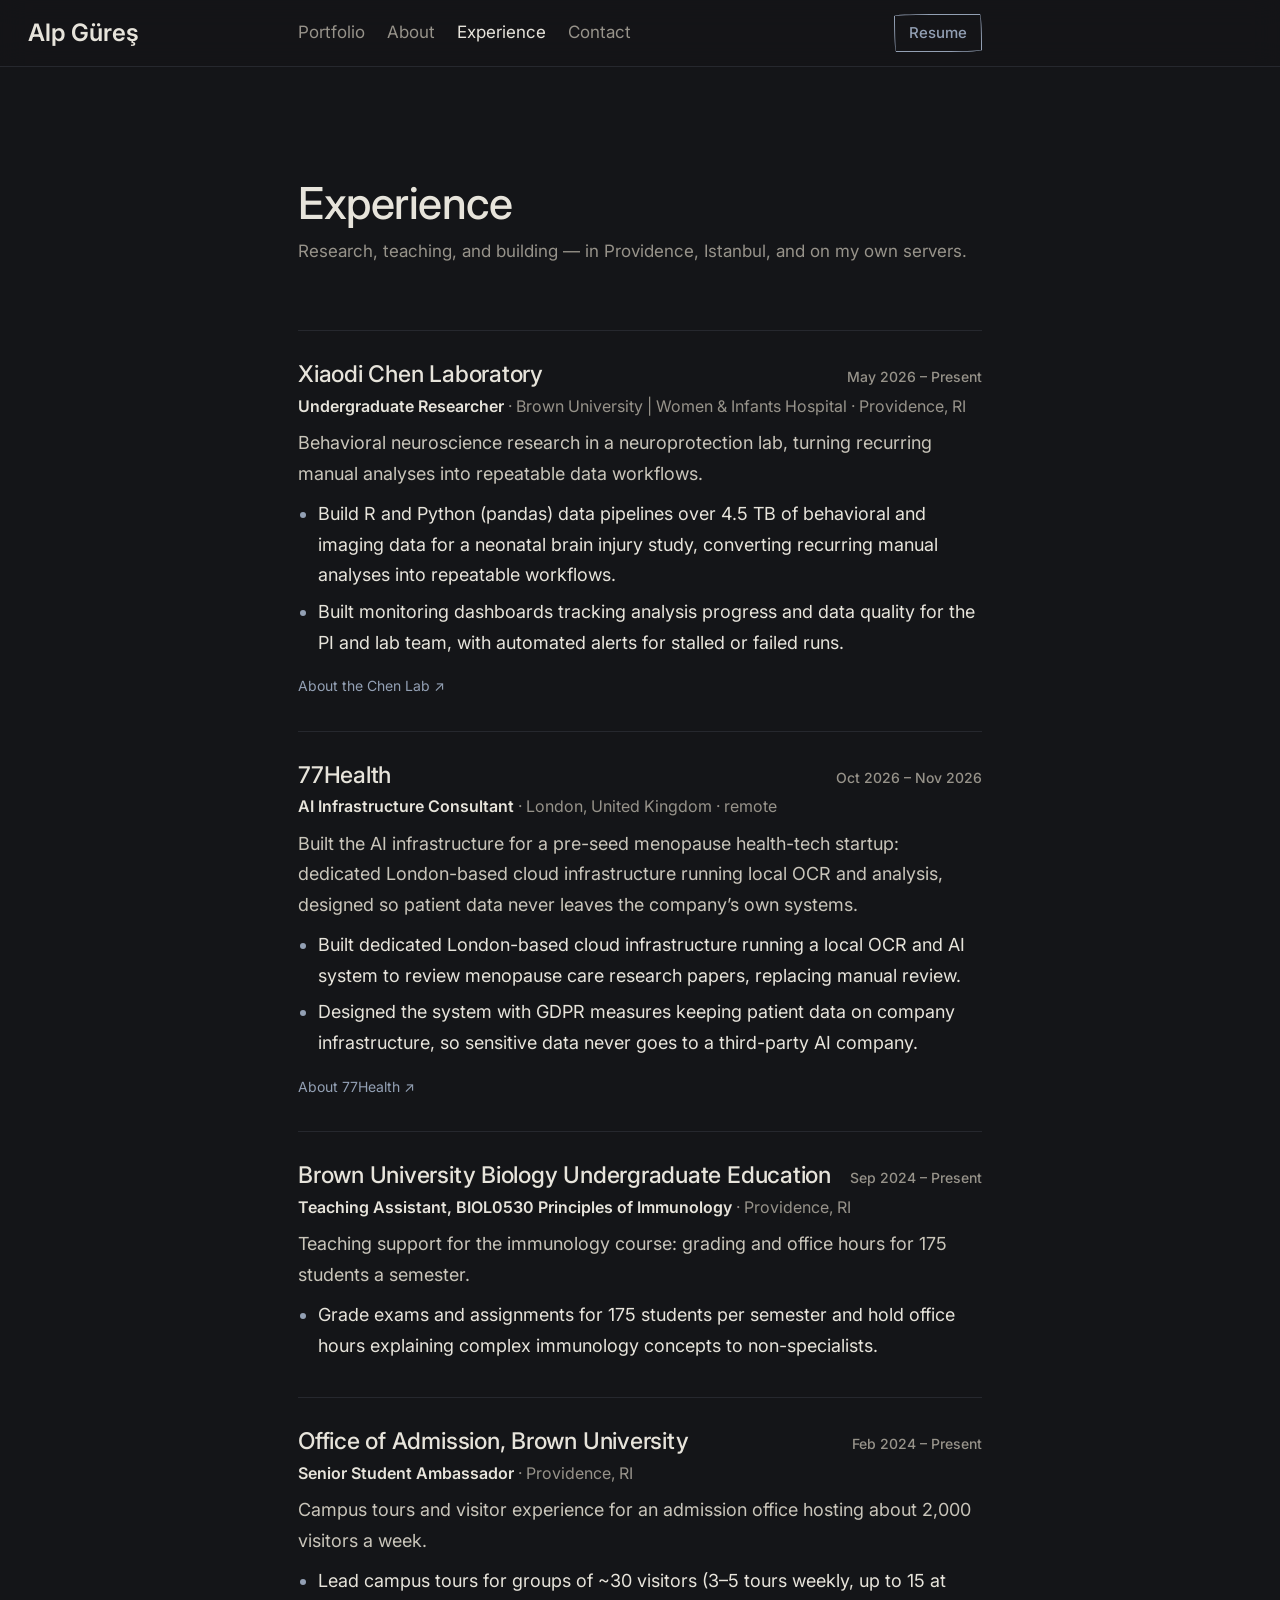
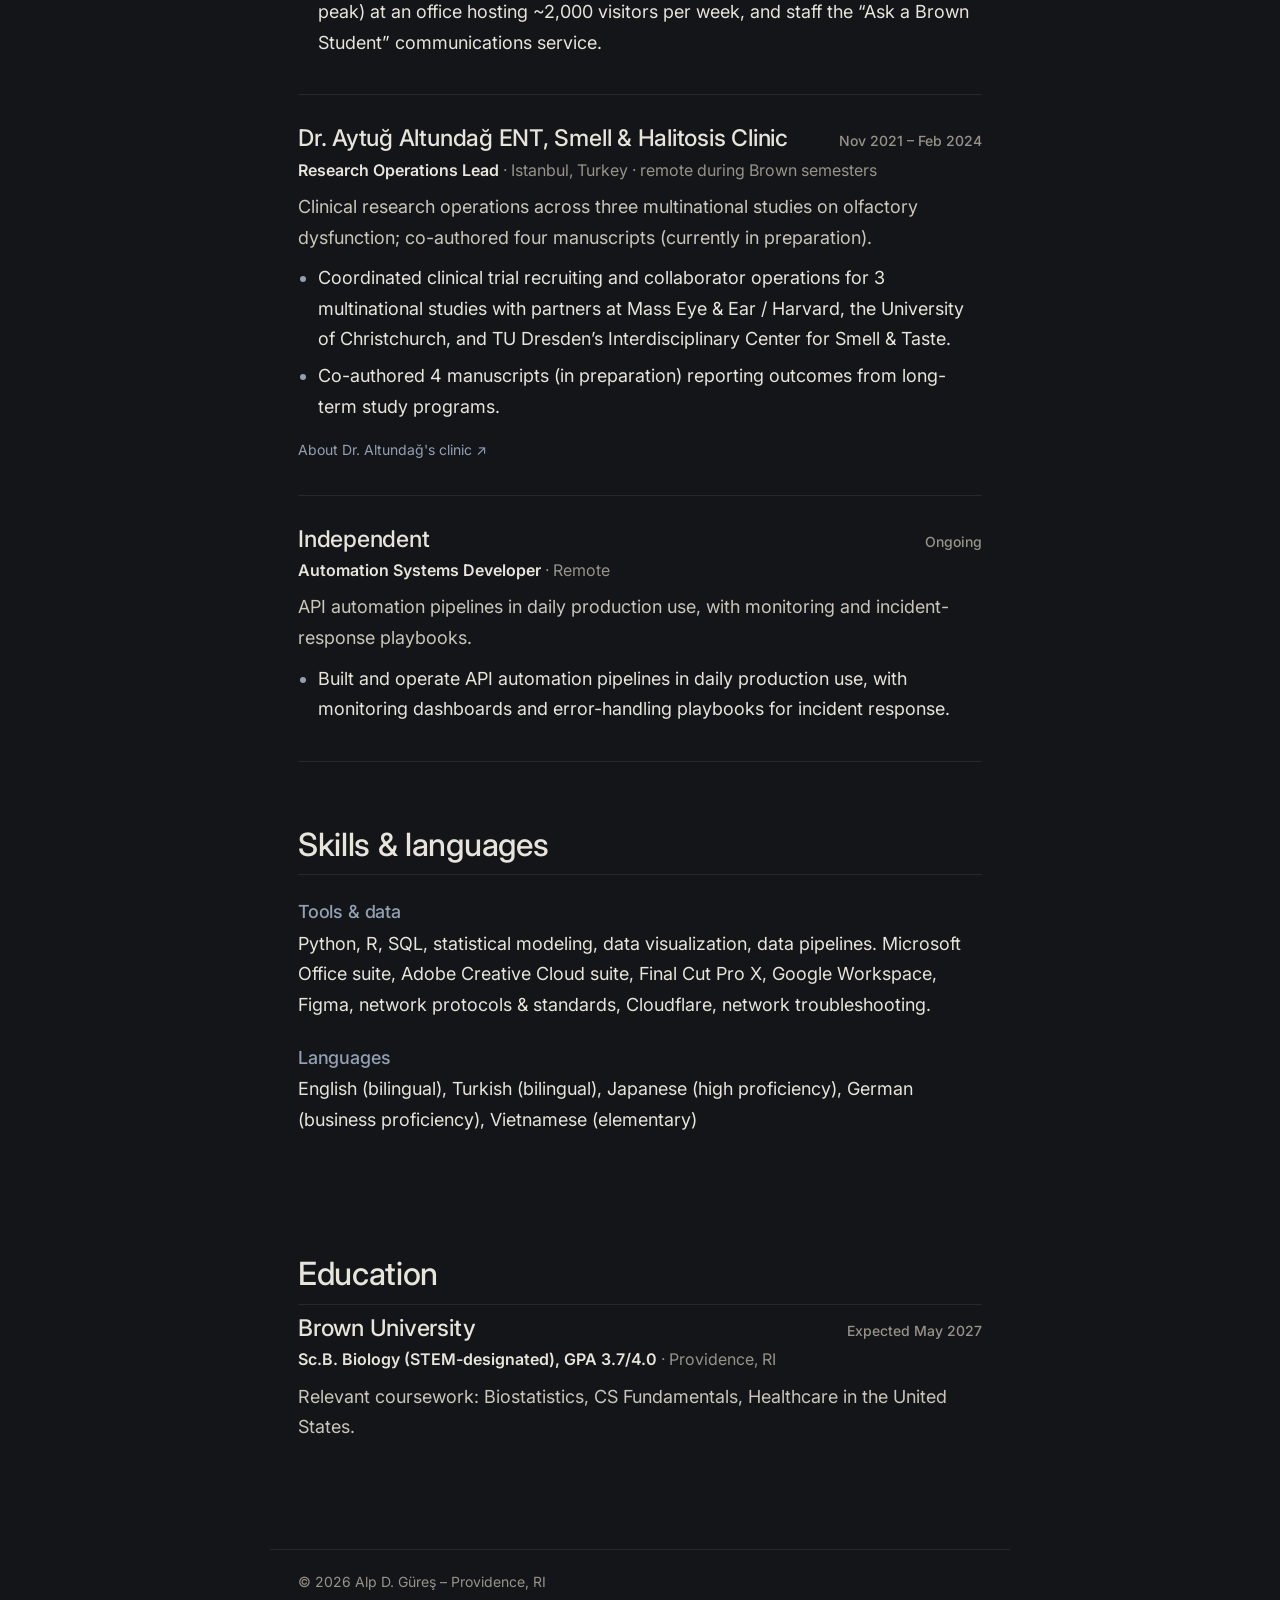
<file: experience.html>
<!DOCTYPE html>
<html lang="en">
<head>
<meta charset="UTF-8">
<meta name="viewport" content="width=device-width, initial-scale=1.0">
<title>Experience – Alp D. Güreş</title>
<meta name="description" content="Experience and education of Alp D. Güreş: research, teaching, admission work, and independent automation projects.">
<link rel="preconnect" href="https://fonts.googleapis.com">
<link rel="preconnect" href="https://fonts.gstatic.com" crossorigin>
<link href="https://fonts.googleapis.com/css2?family=Inter:wght@300;400;500;600&family=Newsreader:ital,opsz,wght@0,6..72,400;0,6..72,500;0,6..72,600;1,6..72,400&display=swap" rel="stylesheet">
<link rel="stylesheet" href="styles.css?v=94">
<link rel="stylesheet" href="motion.css?v=64">
<link rel="icon" href="data:image/svg+xml,<svg xmlns='http://www.w3.org/2000/svg' viewBox='0 0 100 100'><text y='.9em' font-size='90'>🐦</text></svg>">
</head>
<body>

<nav class="nav">
  <div class="nav-row">
    <a href="index.html" class="nav-name">Alp Güreş</a>
    <div class="nav-links">
      <a href="index.html#work">Portfolio</a>
      <a href="index.html#about">About</a>
      <a href="experience.html" class="active">Experience</a>
      <a href="index.html#contact">Contact</a>
    </div>
    <a href="resume.pdf" class="nav-resume" target="_blank" rel="noopener">Resume</a>
  </div>
</nav>

<main class="page">
  <header class="page-head rv">
    <h1>Experience</h1>
    <p class="page-sub">Research, teaching, and building — in Providence, Istanbul, and on my own servers.</p>
  </header>

  <section class="rv">
    <div id="xp-list"></div>
  </section>

  <section class="rv">
    <h2>Skills &amp; languages</h2>
    <div class="skills-grid">
      <div>
        <h3>Tools &amp; data</h3>
        <p id="skills-tools"></p>
      </div>
      <div>
        <h3>Languages</h3>
        <p id="skills-languages"></p>
      </div>
    </div>
  </section>

  <section class="rv edu">
    <h2>Education</h2>
    <div id="edu-block"></div>
  </section>
</main>

<footer>
  <p>© 2026 Alp D. Güreş – Providence, RI</p>
</footer>

<script>
(function () {
  function esc(s) {
    return String(s == null ? "" : s)
      .replace(/&/g, "&amp;").replace(/</g, "&lt;")
      .replace(/>/g, "&gt;").replace(/"/g, "&quot;");
  }
  fetch("data/site.json", { cache: "no-store" })
    .then(function (r) {
      if (!r.ok) throw new Error("site.json " + r.status);
      return r.json();
    })
    .then(function (data) {
      var list = document.getElementById("xp-list");
      if (list) {
        list.innerHTML = (data.experience || []).map(function (e) {
          var bullets = (e.bullets || [])
            .map(function (b) { return "<li>" + esc(b) + "</li>"; })
            .join("");
          var link = e.link
            ? '<a class="xp-link" href="' + esc(e.link) + '" target="_blank" rel="noopener">' +
              esc(e.link_label || "Visit website") + " ↗</a>"
            : "";
          return (
            '<article class="xp">' +
            '<div class="xp-top"><h3>' + esc(e.org) + "</h3>" +
            '<span class="xp-date">' + esc(e.date) + "</span></div>" +
            '<p class="xp-role">' + esc(e.title) +
            (e.place ? ' <span class="xp-place">· ' + esc(e.place) + "</span>" : "") + "</p>" +
            (e.summary ? '<p class="xp-sum">' + esc(e.summary) + "</p>" : "") +
            "<ul>" + bullets + "</ul>" + link +
            "</article>"
          );
        }).join("");
      }
      var sk = data.skills || {};
      var skt = document.getElementById("skills-tools");
      if (skt && sk.tools) skt.textContent = sk.tools;
      var skl = document.getElementById("skills-languages");
      if (skl && sk.languages) skl.textContent = sk.languages;
      var edu = document.getElementById("edu-block");
      if (edu && data.education) {
        var ed = data.education;
        edu.innerHTML =
          '<div class="xp-top"><h3>' + esc(ed.school) + "</h3>" +
          '<span class="xp-date">' + esc(ed.graduation) + "</span></div>" +
          '<p class="xp-role">' + esc(ed.degree) +
          (ed.detail ? ' <span class="xp-place">· ' + esc(ed.detail) + "</span>" : "") + "</p>" +
          (ed.note ? '<p class="xp-sum">' + esc(ed.note) + "</p>" : "");
      }
      document.title = "Experience – Alp D. Güreş";
      var io = new IntersectionObserver(function (entries) {
        entries.forEach(function (en) {
          if (en.isIntersecting) { en.target.classList.add("in"); io.unobserve(en.target); }
        });
      }, { threshold: 0.1 });
      document.querySelectorAll(".rv").forEach(function (el) { io.observe(el); });
    })
    .catch(function (err) { console.error("Could not load site content:", err); });
})();
</script>
</body>
</html>
</file>
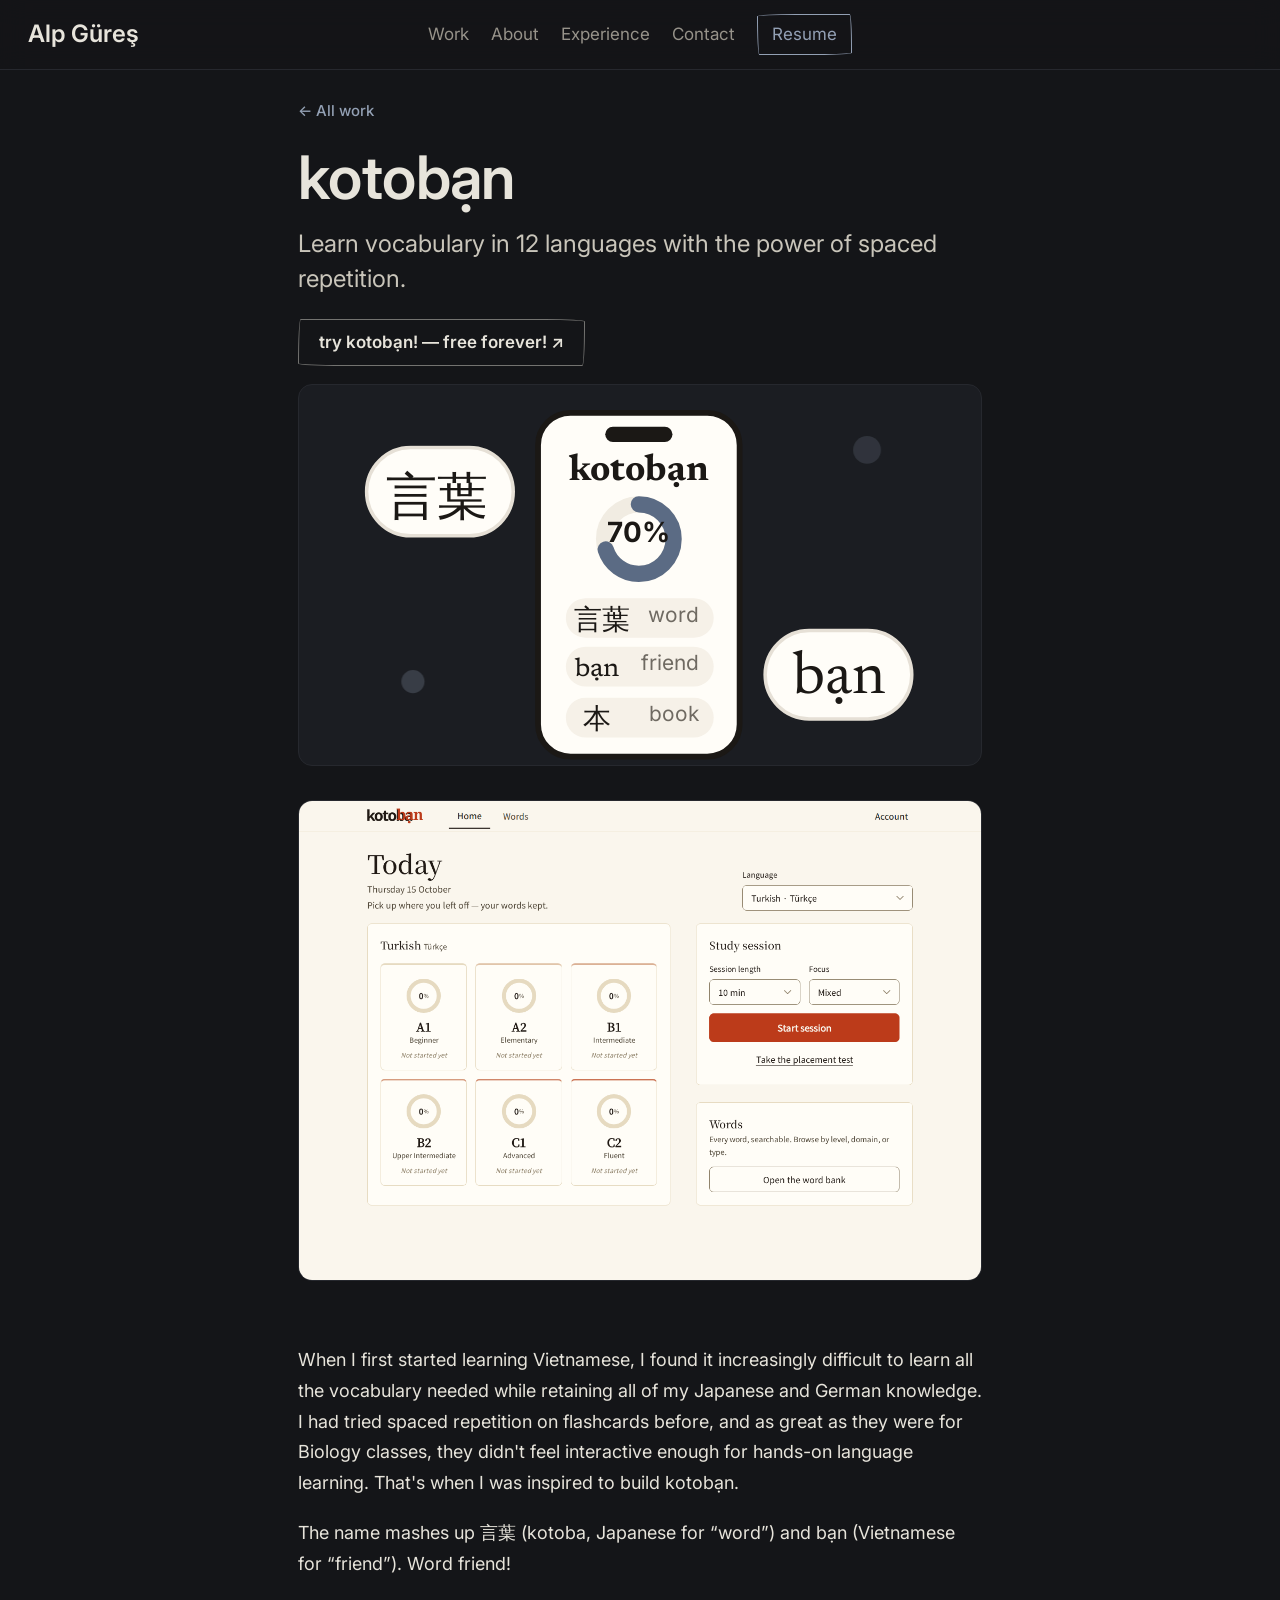
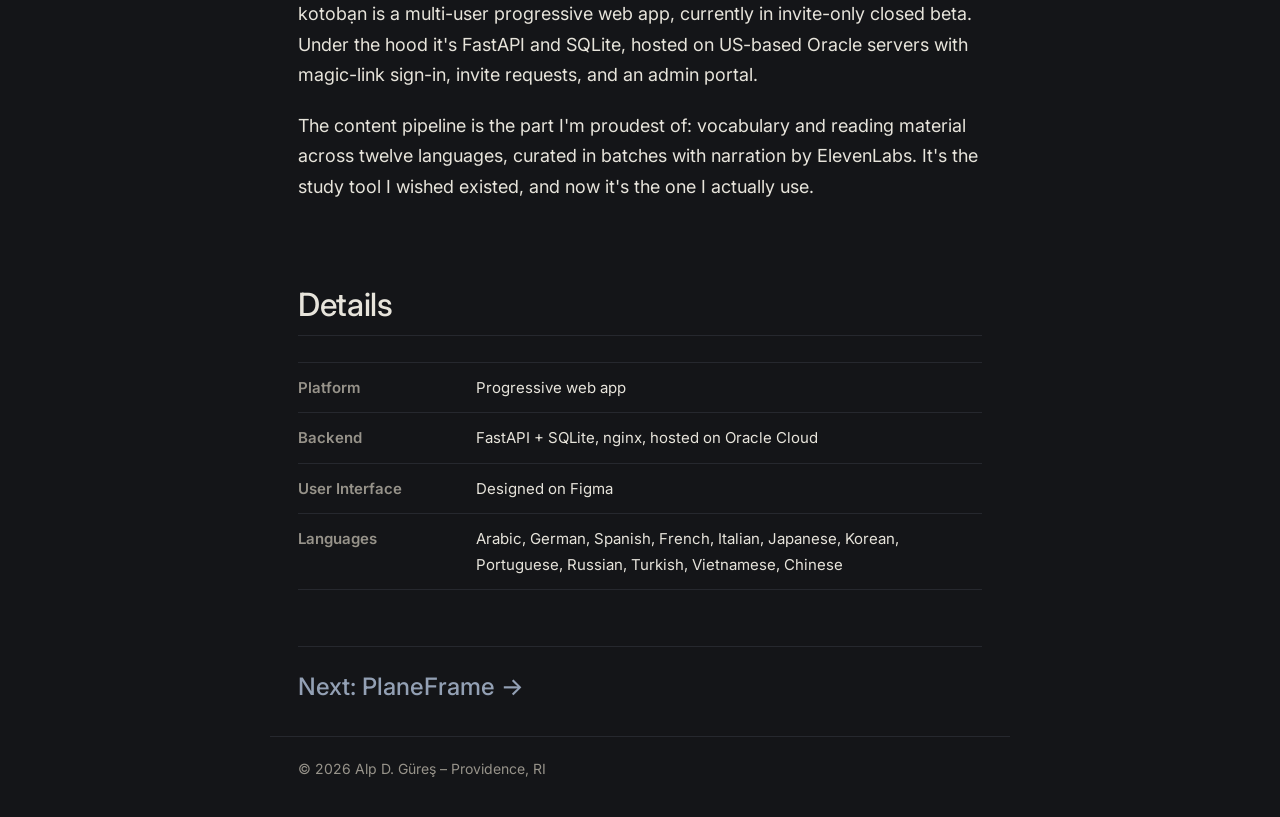
<file: projects/project.html>
<!DOCTYPE html>
<html lang="en">
<head>
<meta charset="UTF-8">
<meta name="viewport" content="width=device-width, initial-scale=1.0">
<title>Project – Alp D. Güreş</title>
<meta name="description" content="A project by Alp D. Güreş.">
<link rel="preconnect" href="https://fonts.googleapis.com">
<link rel="preconnect" href="https://fonts.gstatic.com" crossorigin>
<link href="https://fonts.googleapis.com/css2?family=Inter:wght@300;400;500;600&family=Newsreader:ital,opsz,wght@0,6..72,400;0,6..72,500;0,6..72,600;1,6..72,400&display=swap" rel="stylesheet">
<link rel="stylesheet" href="../styles.css?v=86">
<link rel="stylesheet" href="../motion.css?v=56">
<link rel="icon" href="data:image/svg+xml,<svg xmlns='http://www.w3.org/2000/svg' viewBox='0 0 100 100'><text y='.9em' font-size='90'>🐦</text></svg>">
</head>
<body>

<nav class="nav">
  <a href="../index.html" class="nav-name">Alp Güreş</a>
  <div class="nav-links">
    <a href="../index.html#work">Work</a>
    <a href="../index.html#about">About</a>
    <a href="../experience.html">Experience</a>
    <a href="../index.html#contact">Contact</a>
    <a href="../resume.pdf" class="nav-resume" target="_blank" rel="noopener">Resume</a>
  </div>
</nav>

<main>
  <p class="crumb"><a href="../index.html#work">← All work</a></p>

  <header class="proj-hero">
    <h1 id="proj-title"></h1>
    <p class="hero-sub" id="proj-tagline"></p>
    <div class="proj-links" id="proj-links"></div>
  </header>

  <div class="proj-scene rv" id="proj-scene"></div>

  <div class="proj-gallery" id="proj-gallery"></div>

  <section class="proj-story rv" id="proj-story"></section>

  <section class="rv">
    <h2>Details</h2>
    <dl class="fact-grid" id="proj-facts"></dl>
  </section>

  <nav class="proj-next" id="proj-next"></nav>
</main>

<footer>
  <p>© 2026 Alp D. Güreş – Providence, RI</p>
</footer>

<script src="../scenes.js?v=54"></script>
<script src="project.js?v=1"></script>
</body>
</html>
</file>
<file: styles.css>
/* alpgures.me – dark editorial portfolio (Slate & Bone) */

:root {
  --paper: #141518;
  --ink: #e7e4db;
  --muted: #97938a;
  --line: #26282e;
  --accent: #93a0b4;
  --accent-soft: #232b38;
  --surface: #1b1d22;
  --soft: #c9c5ba;
  /* Hand-drawn wobbly radii (Round 8, 2026-11-11). */
  --hand: 255px 15px 225px 15px / 15px 225px 15px 255px;
  --hand-alt: 15px 225px 15px 255px / 255px 15px 225px 15px;
  /* Liquid-glass rim strength (Alp's prototype setting, 2026-11-05). */
  --rim: 0.6;
}

* { box-sizing: border-box; margin: 0; padding: 0; }

/* Horizontal scroll must be impossible, on every engine. body already
   has overflow-x: clip, but that alone does not hold in WebKit (Alp
   Browser): a 100vw element (the work carousel breakout) can make the
   document wider than the visible area there, and the page can then be
   scrolled sideways, which slides the whole hero left and cuts the
   headline off at the viewport edge (seen 2026-11-06). overflow-x:
   hidden on html is the belt that actually holds in WebKit; it does not
   affect vertical scrolling or the sticky carousel. */
html { scroll-behavior: smooth; overflow-x: hidden; }

/* ---------- Fade works carousel (Round 19, Alp 2026-11-12): no forced
   scrolling. One featured project (large, scene left + text right) and
   the next two in smaller cards on the side. It fades through all five
   every 5s; clicking a side card jumps it to featured. Only the featured
   scene animates — the side scenes are frozen stills. */
.work-carousel {
  width: 100vw;
  margin-left: calc(50% - 50vw);
  margin-right: calc(50% - 50vw);
  padding: 56px 0 8px;
}
.work-carousel h2 {
  width: 100%;
  max-width: 1240px;
  margin: 0 auto 22px;
  padding: 0 28px 10px;
}
.work-carousel-body {
  display: flex;
  gap: 22px;
  max-width: 1240px;
  margin: 0 auto;
  padding: 0 28px;
  align-items: stretch;
}
/* Round 20 (Alp 2026-11-12, correction 1): the boxes NEVER fade. Only the
   content inside the cards fades — the card borders and backgrounds stay
   put while the scene + text crossfade. */
.work-carousel .card-scene, .work-carousel .card-body,
.work-side-card h3 { transition: opacity 0.45s ease; }
.work-carousel-body.work-content-fading .card-scene,
.work-carousel-body.work-content-fading .card-body,
.work-carousel-body.work-content-fading .work-side-card h3 { opacity: 0; }
/* Round 20, correction 2: transparent scene backgrounds — the scenes sit
   directly on the card, no dark rectangle behind them. */
.work-carousel .card-scene { background: transparent; }
.work-featured { flex: 1 1 auto; min-width: 0; display: flex; }
/* Round 20, correction 3: featured card matches Figma 2:5 exactly (965x460).
   Scene + text are absolutely positioned in container-query units so the
   layout scales with the card. */
.work-featured .card {
  flex: 1;
  position: relative;
  container-type: inline-size;
  aspect-ratio: 965 / 460;
  display: block;
}
.work-featured .card-scene {
  position: absolute;
  left: 4.66%; top: 10%;
  width: 47.46%; height: 81.52%;
  aspect-ratio: auto;
  padding: 0;
}
.work-featured .card-scene .scn { width: 100%; height: 100%; }
/* Round 20 v5: the featured scene is the LIVE SVG (no GIF — GIFs are
   256-color raster at 10fps, low res and glitchy; the live vector is crisp
   and smooth). The scene must not clip its own overflow, or the floats get
   cut off — the card's own overflow:hidden still bounds everything at the
   card edge. The SVG element itself also needs overflow visible, or its
   viewport clips the float (the viewBox has an 8px margin and the float is
   10px, so content can move 2px past the viewBox edge). */
.work-featured .card-scene { overflow: visible; }
.work-featured .card-scene .scn { overflow: visible; }
/* Featured card text flows instead of fixed absolute tops: the old fixed
   tops (h3 33.7%, p 50.43%) assumed a one-line title, so a two-line title
   ("Annemin Tarifleri") ran into the description. Flex column keeps the
   Figma positions for one-line titles (title at 33.7% via padding-top,
   CTA near 83.7% via margin-top:auto + padding-bottom) while letting the
   description sit below a two-line title instead of overlapping it. */
.work-featured .card-wide .card-body {
  position: absolute;
  left: 56.17%; top: 0;
  width: 41.45%; height: 100%;
  padding: 16.06cqw 0 4.77cqw;
  box-sizing: border-box;
  display: flex;
  flex-direction: column;
  justify-content: flex-start;
}
.work-featured .card-wide .card-body h3 {
  position: static;
  width: 100%;
  margin: 0; font-size: 5.6cqw; line-height: 1.15; font-weight: 600;
}
.work-featured .card-wide .card-body p {
  position: static;
  width: 100%;
  margin: 1.55cqw 0 0; font-size: 2.49cqw; line-height: 1.55; color: var(--muted);
}
.work-featured .card-wide .card-body .card-cta {
  position: static;
  margin-top: auto;
  font-size: 3cqw; line-height: 1.2; font-weight: 600;
}
/* The featured card is not a link (only "Learn more" is), so it must not
   lift or scale its scene on hover the way the old linked cards did. */
.work-featured .card:hover { transform: none; box-shadow: none; }
.work-featured .card:hover .card-scene .scn { transform: none; }
/* Side column: two small cards, scene on top + title below, no blurb. */
.work-side {
  flex: 0 0 283px;
  display: flex;
  flex-direction: column;
  gap: 18px;
  /* Round 20: let the column shrink to the featured card's 965/460 height
     instead of forcing the row taller via the scenes' intrinsic heights. */
  min-height: 0;
}
.work-side-card {
  flex: 1;
  min-height: 0;
  padding: 0;
  background: transparent;
  font: inherit;
  text-align: left;
  cursor: pointer;
}
.work-side-card .card-scene {
  flex: 1;
  display: flex;
  align-items: center;
  justify-content: center;
  padding: 10px 12px 0;
  min-height: 0;
  /* Round 20: no aspect-ratio here — the scene flexes to the column height
     (set by the featured card's 965/460), instead of forcing the row taller. */
  aspect-ratio: auto;
}
/* Round 20: the side SVG is out of flow so its intrinsic aspect-ratio height
   can't force the row taller than the featured card's 965/460. It fills the
   scene content box exactly (letterboxed by preserveAspectRatio) at any size. */
.work-side-card .card-scene { position: relative; }
.work-side-card .card-scene .scn {
  position: absolute;
  top: 10px; left: 12px;
  width: calc(100% - 24px);
  height: calc(100% - 10px);
}
/* Round 20, correction 3: side titles match Figma (32px, centered). */
.work-side-card { container-type: inline-size; }
.work-side-card h3 { font-size: 11.3cqw; padding: 10px 16px 14px; text-align: center; }
/* Only the featured scene animates; the side scenes are frozen. */
.work-side .scn * { animation-play-state: paused !important; }
.work-side .card-scene .scn { transform: none !important; }
/* Back / Next, below the cards, left and right. */
.work-nav {
  display: flex;
  justify-content: space-between;
  max-width: 1240px;
  margin: 18px auto 0;
  padding: 0 28px;
}
.work-nav button {
  background: none;
  border: none;
  padding: 6px 0;
  cursor: pointer;
  font-family: "Inter", -apple-system, "Helvetica Neue", sans-serif;
  font-size: 18px;
  font-weight: 600;
  color: var(--ink);
}
.work-nav button:hover { color: var(--accent); }

/* Mobile + reduced motion: stack — featured on top, next two below. */
@media (max-width: 700px), (prefers-reduced-motion: reduce) {
  .work-carousel-body { flex-direction: column; }
  .work-carousel-body.work-content-fading .card-scene,
  .work-carousel-body.work-content-fading .card-body,
  .work-carousel-body.work-content-fading .work-side-card h3 { opacity: 1; transition: none; }
  .work-side { flex: none; }
  .work-side-card { flex: none; }
  .work-side-card .card-scene { height: 150px; flex: none; }
  /* Mobile: featured card stacks scene over text (no absolute layout). */
  .work-featured .card { aspect-ratio: auto; container-type: normal; }
  .work-featured .card-scene { position: static; width: auto; height: auto; aspect-ratio: 16 / 10; }
  .work-featured .card-wide .card-body { position: static; width: auto; height: auto; padding: 18px 20px 20px; display: flex; flex-direction: column; gap: 8px; }
  .work-featured .card-wide .card-body h3,
  .work-featured .card-wide .card-body p,
  .work-featured .card-wide .card-body .card-cta { position: static; width: auto; margin: 0; }
  .work-featured .card-wide .card-body h3 { font-size: 26px; }
  .work-featured .card-wide .card-body p { font-size: 16px; }
  .work-featured .card-wide .card-body .card-cta { font-size: 17px; }
}

body {
  background: var(--paper);
  overflow-x: clip;
  color: var(--ink);
  font-family: "Inter", -apple-system, "Helvetica Neue", sans-serif;
  font-size: 18px;
  line-height: 1.7;
  -webkit-font-smoothing: antialiased;
}

h1, h2, h3 {
  font-family: "Inter", -apple-system, "Helvetica Neue", sans-serif;
  font-weight: 500;
  line-height: 1.2;
  letter-spacing: -0.01em;
}

a { color: var(--accent); text-decoration: none; }
a:hover { text-decoration: underline; }

/* Nav */

.nav {
  position: sticky;
  top: 0;
  z-index: 10;
  display: flex;
  justify-content: center;
  align-items: center;
  padding: 14px 28px;
  /* Frosted bar by default (project / experience pages). The homepage
     overrides this with .nav-hero (gradient, scrolls away). */
  background: rgba(20, 21, 24, 0.85);
  backdrop-filter: blur(14px) saturate(1.4);
  -webkit-backdrop-filter: blur(14px) saturate(1.4);
  border-bottom: 1px solid var(--line);
  transition: background 0.4s ease, backdrop-filter 0.4s ease, border-color 0.4s ease;
}
/* Homepage hero nav: blends into the hero with a vertical dark-to-
   transparent gradient (dark behind the buttons, fading out just below
   them), then scrolls away with the hero. It only comes back once you've
   scrolled past the hero, fading in as a frosted bar (kotoban-style).
   (2026-11-06: the old two-stop fade ended in a visible edge against
   the sky — the fade is now a long eased ramp over a taller bar, so the
   dark-to-sky transition reads as one smooth blend, no line.)
   (2026-11-06, round 4.1: the ramp alone did NOT kill the seam. The nav
   sits OUTSIDE the hero, absolute at page top, while the hero starts
   66px down (margin-top) — so above y=66 the nav fades over solid page
   background (#141518, identical to the nav colour) and below y=66 over
   the sky. The backdrop itself jumps at the hero's top edge, so any
   mid-fade alpha there reads as a hard horizontal line (~y=68). The
   solid 0.94 stop therefore runs to 62% — past the hero's top edge
   (66/124 = 53% desktop, ~58% mobile) — so both sides of that edge are
   the same colour, and the visible fade happens entirely over sky.) */
.nav-hero {
  position: absolute;
  left: 0;
  right: 0;
  padding: 14px 28px 72px;
  /* flex-start, not center: the row is placed by its own margins
     (auto margins centre it until the JS alignment sets an explicit
     left margin). With center, the JS-set margins got re-centred and
     the row shrank on narrow screens instead of holding its width. */
  justify-content: flex-start;
  background: linear-gradient(to bottom, rgba(20, 21, 24, 0.94) 0%, rgba(20, 21, 24, 0.94) 62%, rgba(20, 21, 24, 0.68) 73%, rgba(20, 21, 24, 0.42) 82%, rgba(20, 21, 24, 0.20) 90%, rgba(20, 21, 24, 0.07) 96%, rgba(20, 21, 24, 0) 100%);
  backdrop-filter: none;
  -webkit-backdrop-filter: none;
  border-bottom: none;
}
.nav-hero.scrolled {
  position: fixed;
  left: 0;
  right: 0;
  padding: 14px 28px;
  background: rgba(20, 21, 24, 0.78);
  backdrop-filter: blur(14px) saturate(1.4);
  -webkit-backdrop-filter: blur(14px) saturate(1.4);
  border-bottom: 1px solid var(--line);
  animation: nav-fade-in 0.45s ease;
}
@keyframes nav-fade-in { from { opacity: 0; } to { opacity: 1; } }
/* (Round 18, Alp 2026-11-12: the reading-progress hairline is back. A
   2px accent line under the nav, filling left-to-right with page scroll
   (--scroll-progress, set by app.js). It only shows once you're past the
   hero (.scrolled, the frosted state) — over the hero the nav stays bare
   so the art is clean.) */
.nav-hero::after {
  content: "";
  position: absolute;
  left: 0;
  bottom: 0;
  height: 2px;
  width: 100%;
  background: var(--accent);
  transform: scaleX(var(--scroll-progress, 0));
  transform-origin: left;
  opacity: 0;
  transition: opacity 0.3s ease;
  pointer-events: none;
}
.nav-hero.scrolled::after { opacity: 1; }
/* (Round 8 removed the progress bar; round 18 brings it back, past the
   hero only — see .nav-hero::after below.) */
.nav-name {
  position: absolute;
  left: 28px;
  top: 50%;
  transform: translateY(-50%);
  font-family: "Inter", -apple-system, "Helvetica Neue", sans-serif;
  font-weight: 600;
  font-size: 24px;
  /* Tight line-height: the name must never push the bar taller than the
     Resume pill (37.5px) once it becomes a flex item on the homepage. */
  line-height: 1.2;
  color: var(--ink);
  white-space: nowrap;
}
.nav-name:hover { text-decoration: none; color: var(--accent); }

/* Homepage nav row: spans exactly the hero text column (740px, same
   28px gutters), name at the left edge, middle links centred, Resume at
   the right edge — spread across the width, not bunched in the middle.
   The nav itself stays full-width so the gradient / frosted bar and the
   reading-progress hairline still span the viewport. */
.nav-row {
  display: flex;
  justify-content: space-between;
  align-items: center;
  flex-shrink: 0;
  width: 100%;
  max-width: 740px;
  margin: 0 auto;
  padding: 0 28px;
}
.nav-hero .nav-name { position: static; transform: none; }

.nav-links { display: flex; gap: 22px; align-items: center; }
.nav-links a {
  color: var(--muted);
  font-family: "Inter", -apple-system, "Helvetica Neue", sans-serif;
  font-size: 17px;
  font-weight: 400;
}
.nav-links a:hover { color: var(--accent); text-decoration: none; }

.nav-resume {
  border: 1px solid var(--accent);
  border-radius: var(--hand);
  font-family: "Inter", -apple-system, "Helvetica Neue", sans-serif;
  padding: 5px 14px;
  /* Not inside .nav-links any more, so it no longer inherits the 15px
     link size from .nav-links a — set it explicitly (17px inherited
     from body made the pill 3.4px taller and pushed the bar). */
  font-size: 15px;
  font-weight: 500;
  color: var(--accent) !important;
}
.nav-resume:hover { background: var(--accent); color: #141518 !important; }

/* Layout */

main {
  max-width: 740px;
  margin: 0 auto;
  padding: 0 28px;
}

section { padding: 56px 0 8px; }
/* Anchor jumps (nav Work/About/Contact): land below the sticky nav with
   breathing room so section titles are never clipped. */
section[id] { scroll-margin-top: 96px; }
section h2 {
  font-size: 32px;
  margin-bottom: 22px;
  padding-bottom: 4px;
}
/* (Round 16, Alp 2026-11-12: no squiggles anywhere.) The heading
   carries a straight 1px fine-line rule instead of the wavy underline. */
section h2::after {
  content: "";
  display: block;
  height: 1px;
  margin-top: 10px;
  background: var(--line);
}

/* Hero */

.hero {
  position: relative;
  overflow: hidden;
  min-height: 92vh;
  display: flex;
  align-items: center;
  padding: 32px 0 32vh;
  /* The nav left the document flow when it became absolute (so it can
     scroll away with the hero) — that moved the whole hero up by the
     nav's height (66px) and broke the balance. This margin puts the
     hero back exactly where it sat when the nav was sticky in flow. */
  margin-top: 66px;
}
/* Hero-to-work blend: the mountains' base (#0e0f12) meets the paper
   (#141518) at the hero's bottom edge — a hard step. This fade melts
   the hero's bottom into the paper colour so the transition is
   seamless. (2026-11-07, round 7: the bubbles moved behind the
   mountains, so the stack is now chips (z-index 1), mountains
   (z-index 2), this fade (z-index 2, later in the DOM so it still
   paints over the mountains), and the hero text / scroll cue
   (z-index 3) above everything.) */
.hero::after {
  content: "";
  position: absolute;
  left: 0;
  right: 0;
  bottom: 0;
  height: 160px;
  background: linear-gradient(to bottom, rgba(20, 21, 24, 0), var(--paper));
  z-index: 2;
  pointer-events: none;
}
.hero-bg { position: absolute; inset: 0; pointer-events: none; }
.scene { position: absolute; inset: 0; width: 100%; height: 100%; z-index: 0; }
.scene .pp { fill: var(--paper); } /* line-art library: paper-filled shapes go dark at night */
.scene .tw { animation: twinkle 7s ease-in-out infinite; }
@keyframes twinkle { 0%, 100% { opacity: 0.14; } 50% { opacity: 0.55; } }
/* (Round 8, 2026-11-11, per Alp: hide the floating hello bubbles
   for now — another animation gets overlaid later. The div stays
   in the DOM and the JS chip block is parked, not deleted.) */
.chips { display: none; position: absolute; inset: 0; z-index: 1; overflow: hidden; pointer-events: none; }
/* (The legibility mask on .chips is set by JS, updateLegibilityMask()
   in app.js: thin strips behind the five hero text lines only. No
   CSS mask here — the round-7 ellipse, a giant oval that emptied the
   middle of the hero, was removed 2026-11-07, round 7.1.) */
/* (2026-11-06: the bubbles are pure ambience now — no dragging, no
   wheel scrub, no bobbing. They only drift sideways, so they never
   intercept the pointer at all.) */
.chips .chip { pointer-events: none; }
.chip-x { position: absolute; left: 0; top: 0; will-change: transform; transition: opacity 0.35s ease; }

.chips .chip {
  display: inline-block;
  /* (2026-11-06: bigger again, 19px to 28px, roomier padding, Alp
     wants the bubbles to fill the void much more.) */
  font-size: 28px;
  font-weight: 500;
  color: var(--ink);
  /* Liquid glass, two tiers. The default is a dark frosted pill (plain
     blur, supported everywhere incl. Safari) — Safari drops url() in
     backdrop-filter, and with only a 7% tint the pills went nearly
     invisible there (Alp, 2026-11-05). Browsers that pass the JS
     backdrop-filter: url() check get html.glass-ok and the real
     refraction (SVG displacement filter #lg, defined in index.html).
     The 7% glass tint was still barely visible on the dark sky even
     at full opacity (Alp, 2026-11-05), and 18% was still too faint
     (Alp, 2026-11-05, live on his Mac). The glass tier now uses a
     30% tint and a 55% rim — clearly present, still translucent.
     (2026-11-06: 30% was STILL faint in Alp's Alp Browser, where the
     displacement filter doesn't render — the glass tier now uses a
     50%-to-38% gradient fill and a 65% rim, so the fill itself
     carries the pill and the refraction is a bonus where it renders.) */
  background: rgba(27, 29, 34, 0.72);
  border: 1px solid rgba(231, 228, 219, 0.3);
  border-radius: 999px;
  padding: 12px 28px;
  white-space: nowrap;
  /* (2026-11-06: no bob animation any more — the bubbles only drift
     sideways, driven by the JS frame loop.) */
  backdrop-filter: blur(10px) saturate(1.3);
  -webkit-backdrop-filter: blur(10px) saturate(1.3);
  box-shadow:
    inset 0 1px 0 rgba(255, 255, 255, var(--rim)),
    inset 0 -10px 18px rgba(0, 0, 0, 0.18);
}
html.glass-ok .chips .chip {
  /* 2026-11-06: the 30% tint was still faint — where the displacement
     filter doesn't render (Alp's Alp Browser / WKWebView keeps the
     url() syntax but shows no refraction), a bright pill sat barely
     above the dark sky, and even where it renders the bright pills
     measured only just above sky luminance. The fill now carries the
     visibility itself (top-lit gradient, 50% -> 38%), the rim is
     stronger, and url(#lg) still adds refraction where the browser
     renders it. (2026-11-06, round 5: the old blanket dim floor is
     still gone, but a pill now fades selectively while it passes
     behind the hero text (JS), and a dark halo sits behind the text
     (below), both per Alp.) */
  background: linear-gradient(180deg, rgba(231, 228, 219, 0.5), rgba(231, 228, 219, 0.38));
  border-color: rgba(231, 228, 219, 0.65);
  backdrop-filter: url(#lg);
  -webkit-backdrop-filter: url(#lg);
}
/* (2026-11-07, round 7, per Alp: the halo is GONE. It cast its
   shadow on the wrong part and kept sections illegible. Legibility
   now comes from the mask on .chips (above): the part of each bubble
   under the hero text fades out, instead of a scrim behind the text.) */
.hero-inner { position: relative; z-index: 3; width: 100%; max-width: 740px; margin: 0 auto; padding: 0 28px; transform: translateY(-28px); }
/* (2026-11-11, round 15, legibility: the hero text sat on bare line
   art — ridge lines crossed the headline, stars sat behind the
   letters, tower tops crowded the buttons, and the round-7 halo that
   used to fix this was removed because it was a giant oval that
   emptied the middle of the hero. This is NOT that halo: a soft
   radial gradient hugging only the text block, dark directly behind
   the letters and fading to nothing at its edges, so the scene stays
   visible everywhere except where it would fight the letterforms.
   It paints above the scene and below the text (z-index -1 inside
   .hero-inner's stacking context).) */
.hero-inner::before {
  content: "";
  position: absolute;
  inset: -70px -110px -60px -110px;
  z-index: -1;
  background: radial-gradient(ellipse 60% 55% at 50% 46%,
    rgba(20, 21, 24, 0.85) 0%,
    rgba(20, 21, 24, 0.6) 42%,
    rgba(20, 21, 24, 0.22) 68%,
    rgba(20, 21, 24, 0) 100%);
  pointer-events: none;
}
/* (2026-11-06: keep the big pills off small and short screens, 28px
   pills would crowd a phone or a short laptop window.) */
@media (max-width: 600px) {
  .chips .chip { font-size: 19px; padding: 8px 20px; }
}
@media (max-height: 820px) and (min-width: 601px) {
  .chips .chip { font-size: 24px; padding: 10px 24px; }
}

.hero-greeting {
  /* (Round 17, Alp 2026-11-12: 2px larger. The line itself stays put —
     the REST of the hero text + buttons moves UP toward it instead: the
     4px gap below (was 10px) pulls the love line, sub, meta and buttons
     up as a unit, so the first line gets more space around it.) */
  font-size: clamp(22px, 2.8vw, 32px);
  font-weight: 500;
  letter-spacing: 0.01em;
  margin: 0 0 4px;
  color: var(--ink);
}
.greet-box {
  display: inline-flex;
  align-items: center;
  box-sizing: border-box;
  overflow: hidden;
  vertical-align: -0.12em;
  padding: 0 0.06em;
  transition: width 0.55s cubic-bezier(0.22,1,0.36,1);
}
.greet-word { color: var(--accent); white-space: nowrap; flex-shrink: 0; }
.greet-bang { color: var(--accent); white-space: nowrap; flex-shrink: 0; }
.greet-rest { white-space: nowrap; position: relative; top: 0.05em; }
.love-box > span { flex-shrink: 0; line-height: 1.15; }
.hero-love {
  font-size: clamp(24px, 6vw, 52px) !important;
  font-weight: 300;
  letter-spacing: -0.01em;
  line-height: 1.15;
  white-space: nowrap;
  text-align: left;
  margin: 0 0 10px;
}
.love-box {
  /* (2026-11-16, Alp: the rotating love word sat ~3px lower than "I love".
     The box used line-height 1 + align-items center while the lead sits
     in the h1's 1.15 line box, so the word centered in a shorter box.
     Match the h1 line-height and align on the text baseline instead.) */
  display: inline-flex;
  align-items: baseline;
  box-sizing: border-box;
  padding: 0 0.08em;
  overflow: hidden;
  vertical-align: baseline;
  line-height: 1.15;
  transition: width 0.55s cubic-bezier(0.22,1,0.36,1);
  color: var(--ink);
}
.love-dot { white-space: nowrap; }
.rot-word { display: inline-block; }
.rot-word.word-out { animation: word-out 0.38s cubic-bezier(0.22,1,0.36,1) forwards; }
.rot-word.word-in { animation: word-in 0.45s cubic-bezier(0.22,1,0.36,1); }
@keyframes word-out { to { transform: translateY(-55%); opacity: 0; } }
@keyframes word-in { from { transform: translateY(55%); opacity: 0; } to { transform: translateY(0); opacity: 1; } }
.hero-kicker {
  color: var(--accent);
  font-size: 14px;
  font-weight: 600;
  letter-spacing: 0.08em;
  text-transform: uppercase;
  margin-bottom: 14px;
}

.hero h1 {
  font-size: clamp(44px, 8vw, 68px);
  font-weight: 600;
  margin-bottom: 18px;
}

.hero-sub {
  font-family: "Inter", -apple-system, "Helvetica Neue", sans-serif;
  font-size: 24px;
  line-height: 1.45;
  margin: 0 0 8px;
  color: var(--soft);
  max-width: 34em;
}

.hero-actions { display: flex; gap: 8px; margin-top: 10px; flex-wrap: wrap; }

/* Scroll cue: bottom-CENTER of the hero, in a frosted pill (the same
   pill treatment as the work-card chips) so it reads over ANY part
   of the scene — it used to sit bottom-right, transparent and muted,
   right on top of the village's glowing windows. The text stays
   (Round 16: the pill is gone; see the rule itself.)
   It still fades with the hero as you scroll (app.js). */
.scroll-cue {
  /* (Round 16, Alp 2026-11-12: the frosted pill looked like a generic
     vibecoded widget. No container at all now — bare ink text + a
     hand-drawn arrow, part of the line art. Legibility comes from a
     soft shadow behind the text/arrow, not a box.) */
  position: absolute;
  left: auto;
  right: 56px;
  transform: none;
  bottom: 36px;
  z-index: 3;
  display: flex;
  flex-direction: row;
  align-items: center;
  gap: 10px;
  color: var(--ink);
  text-decoration: none;
  transition: opacity 0.3s ease;
}
.scroll-cue:hover { color: var(--ink); text-decoration: none; }
.scroll-cue-text {
  /* Inter light (Alp, 2026-11-11): no handwritten font, thinner sans. */
  font-family: "Inter", -apple-system, "Helvetica Neue", sans-serif;
  font-size: 16px;
  font-weight: 500;
  letter-spacing: 0.04em;
  white-space: nowrap;
  text-shadow: 0 1px 10px rgba(20, 21, 24, 0.9), 0 0 3px rgba(20, 21, 24, 0.9);
}
.scroll-cue-arrow {
  display: block;
  filter: drop-shadow(0 1px 4px rgba(20, 21, 24, 0.85));
  animation: cue-bob 2s ease-in-out infinite;
}
@keyframes cue-bob {
  0%, 100% { transform: translateY(0); }
  50% { transform: translateY(4px); }
}

.hero-meta {
  /* (2026-11-11, round 15: --muted was too dim under the ridge lines
     crossing this line; --soft keeps it secondary but readable.) */
  color: var(--soft);
  font-size: 15px;
  margin: 0 0 8px;
}

.btn {
  display: inline-block;
  background: var(--accent);
  color: #141518;
  font-family: "Inter", -apple-system, "Helvetica Neue", sans-serif;
  font-weight: 600;
  font-size: 17px;
  padding: 8px 20px;
  border-radius: var(--hand);
}
.btn:hover { text-decoration: none; background: #7d8ca3; color: #141518; }

/* (2026-11-16, Alp: the hero Experience button should stay filled but
   be a darker blue than "See my work" — same slate family, light text.) */
.btn-dark {
  background: #5a6b84;
  color: var(--ink);
}
.btn-dark:hover { background: #4e5e75; color: var(--ink); }

.btn-ghost {
  /* (2026-11-07, round 6, per Alp: the Experience button was not
     legible enough — the transparent ghost let a word bubble show
     through the text. Solid navy now, the same dark navy as the
     scrolled nav bar, so the text reads and the button still varies
     against the light "See my work" button.) */
  background: transparent;
  color: var(--ink);
  border: 1.5px solid rgba(231, 228, 219, 0.45);
  border-radius: var(--hand-alt);
}
.btn-ghost:hover { background: rgba(231, 228, 219, 0.08); color: var(--ink); }

/* Entries */

.entry { margin-bottom: 34px; }

.entry-head {
  display: flex;
  justify-content: space-between;
  align-items: baseline;
  gap: 16px;
  flex-wrap: wrap;
}

.entry h3 { font-size: 21px; margin-bottom: 2px; }

.entry-date {
  color: var(--muted);
  font-size: 14px;
  font-weight: 500;
  white-space: nowrap;
}

.entry-org {
  color: var(--muted);
  font-size: 15px;
  margin-bottom: 8px;
}

.entry ul { padding-left: 20px; margin-top: 6px; }
.entry li { margin-bottom: 6px; }
.entry li::marker { color: var(--accent); }

/* Experience page */
.page { max-width: 740px; margin: 0 auto; padding: 110px 28px 70px; }
.page-head h1 { font-size: 44px; margin-bottom: 8px; }
.page-sub { color: var(--muted); font-size: 17px; margin-bottom: 8px; }
.nav-links a.active { color: var(--ink); }
.xp { padding: 30px 0; border-top: 1px solid var(--line); }
.xp:last-child { border-bottom: 1px solid var(--line); }
.xp-top { display: flex; justify-content: space-between; align-items: baseline; gap: 16px; flex-wrap: wrap; }
.xp-top h3 { font-size: 23px; margin-bottom: 2px; }
.xp-date { color: var(--muted); font-size: 14px; font-weight: 500; white-space: nowrap; }
.xp-role { font-size: 16px; font-weight: 600; margin-top: 2px; }
.xp-place { color: var(--muted); font-weight: 400; }
.xp-sum { color: var(--soft); margin-top: 8px; }
.xp ul { padding-left: 20px; margin-top: 10px; }
.xp li { margin-bottom: 6px; }
.xp li::marker { color: var(--accent); }
.xp-link { display: inline-block; margin-top: 10px; font-size: 14px; color: var(--accent); text-decoration: none; }
.xp-link:hover { text-decoration: underline; }
.edu { margin-top: 56px; }
.edu h2 { font-size: 32px; margin-bottom: 6px; padding-bottom: 4px; }

#projects .entry p { color: var(--soft); }

/* Skills */

.skills-grid {
  display: grid;
  gap: 26px;
}
.skills-grid h3 {
  font-size: 18px;
  color: var(--accent);
  margin-bottom: 6px;
}

/* Contact */

#contact .contact-head {
  display: flex;
  align-items: center;
  justify-content: space-between;
  gap: 12px 20px;
  flex-wrap: wrap;
  padding-bottom: 10px;
  border-bottom: 1px solid var(--line);
  margin-bottom: 22px;
}
#contact .contact-head h2 {
  margin: 0;
  padding: 0;
  border: none;
}
/* (2026-11-16, Alp: the Contact heading carried a redundant short rule
   under it — the h2::after fine line stacked on the contact-head's own
   full-width rule. Drop the h2 one; the full-width rule stays.) */
#contact .contact-head h2::after {
  display: none;
}
#contact .contact-links {
  justify-content: flex-end;
  margin-top: 0;
}
.contact-link { display: inline-flex; align-items: center; gap: 8px; }
.contact-link svg { flex-shrink: 0; }
.contact-links {
  display: flex;
  justify-content: center;
  gap: 24px;
  margin-top: 18px;
  flex-wrap: wrap;
  font-weight: 600;
  font-size: 18px;
}

/* Footer */

footer {
  max-width: 740px;
  margin: 28px auto 0;
  padding: 20px 28px 36px;
  border-top: 1px solid var(--line);
  color: var(--muted);
  font-size: 14px;
}
/* On the homepage the contact row already carries a rule; drop the footer one there */
main:has(#contact) + footer { border-top: none; }

/* Mobile */

@media (max-width: 600px) {
  .nav-links a:not(.nav-resume) { display: none; }
  .nav-name { left: 20px; }
  /* Homepage nav row keeps the hero column's 20px mobile gutters; the
     middle links are hidden entirely (Resume already sits outside them).
     The hero nav itself loses its horizontal padding on mobile so the
     row (not the nav's content box) defines the gutters — otherwise
     the row is narrower than the hero text and the JS alignment
     shrinks instead of spanning it. */
  .nav-hero { padding: 14px 0 64px; }
  .nav-hero.scrolled { padding: 14px 0; }
  .nav-row { padding: 0 20px; }
  .nav-hero .nav-links { display: none; }
  /* (2026-11-16: the hero carries a 66px margin-top, so on a 844px phone
     it ends 32px past the viewport and the cue's arrow was clipped by
     the viewport edge. Lift the cue so it sits fully in view.) */
  .scroll-cue { right: 56px; bottom: 48px; }
  .scroll-cue-text { font-size: 13px; }
  .hero { padding: 56px 0 28px; }
  .hero-inner { max-width: 400px; padding: 0 20px; }
  .hero-love { font-size: min(8vw, 31px) !important; }
  section { padding: 40px 0 6px; }
}

/* Project cards */

.cards {
  display: grid;
  grid-template-columns: repeat(auto-fit, minmax(220px, 1fr));
  gap: 22px;
}

.card {
  /* (Round 16, Alp 2026-11-12: the faint border + filled panel read as a
     generic vibecoded card. Now a clear fine-line ink frame on the bare
     page — a drawing's frame, not a UI panel. The wobbly radius stays;
     it is a corner, not a squiggle.) */
  display: flex;
  flex-direction: column;
  border: 1.5px solid rgba(231, 228, 219, 0.55);
  border-radius: 16px 22px 14px 20px / 20px 14px 22px 16px;
  overflow: hidden;
  background: transparent;
  color: var(--ink);
  transition: transform 0.35s var(--ease-flow), box-shadow 0.35s var(--ease-flow);
}
.card:hover { text-decoration: none; transform: translateY(-4px); box-shadow: 0 10px 28px rgba(0, 0, 0, 0.35); }
.card-scene .scn { transition: transform 0.6s var(--ease-flow); }
.card:hover .card-scene .scn { transform: scale(1.04); }

.card-img { aspect-ratio: 16 / 10; overflow: hidden; background: var(--line); }
.card-img img { width: 100%; height: 100%; object-fit: cover; display: block; }
.card-img-empty {
  display: flex;
  align-items: center;
  justify-content: center;
  background: var(--accent-soft);
}
.card-img-empty span {
  font-family: "Inter", -apple-system, "Helvetica Neue", sans-serif;
  font-size: 64px;
  font-weight: 600;
  color: var(--accent);
}

.card-body { padding: 18px 20px 20px; display: flex; flex-direction: column; gap: 8px; flex: 1; }
.card-body h3 { font-size: 22px; }
.card-body p { font-size: 16px; color: var(--muted); flex: 1; }
.card-cta { font-family: "Inter", -apple-system, "Helvetica Neue", sans-serif; font-size: 17px; font-weight: 600; color: var(--accent); }

/* Featured (wide) project card — spans the full grid, scene left, text right. */
.card-wide { grid-column: 1 / -1; display: grid; grid-template-columns: 1.15fr 1fr; }
.card-wide .card-body { justify-content: center; padding: 28px 32px; }
.card-wide .card-body h3 { font-size: 26px; }
@media (max-width: 640px) {
  .card-wide { display: flex; flex-direction: column; }
  .card-wide .card-body { padding: 18px 20px 20px; }
  .card-wide .card-body h3 { font-size: 22px; }
}

/* Project detail page */

.crumb { margin: 28px 0 6px; font-size: 15px; font-weight: 500; }

.proj-hero { padding: 12px 0 8px; }
.proj-hero h1 { font-size: clamp(40px, 7vw, 60px); font-weight: 600; margin-bottom: 14px; }
.proj-links { display: flex; gap: 12px; margin-top: 22px; flex-wrap: wrap; }

.proj-gallery { display: grid; gap: 18px; margin: 34px 0 8px; }
.proj-gallery figure {
  border: 1px solid var(--line);
  border-radius: 14px;
  overflow: hidden;
  background: var(--surface);
}
.proj-gallery img { width: 100%; display: block; }

.proj-story p { margin-bottom: 1.1em; font-size: 18px; }

#about p { margin-bottom: 1.1em; }
/* (2026-11-06: the gap between the work carousel and About was too
   wide — the section's top padding drops 56px -> 26px.) */
#about { padding-top: 26px; }

.fact-grid { display: grid; gap: 0; border-top: 1px solid var(--line); }
.fact-grid > div {
  display: grid;
  grid-template-columns: 160px 1fr;
  gap: 18px;
  padding: 12px 0;
  border-bottom: 1px solid var(--line);
}
.fact-grid dt { font-weight: 600; font-size: 15px; color: var(--muted); }
.fact-grid dd { font-size: 15px; }

.proj-next {
  margin: 48px 0 8px;
  padding-top: 20px;
  border-top: 1px solid var(--line);
  font-family: "Inter", -apple-system, "Helvetica Neue", sans-serif;
  font-size: 24px;
  font-weight: 500;
}

@media (max-width: 600px) {
  .fact-grid > div { grid-template-columns: 1fr; gap: 2px; }
}
</file>
<file: motion.css>
/* Motion system — refined playful. One easing, one float language, everywhere. */

:root {
  --ease-flow: cubic-bezier(0.22, 1, 0.36, 1);
  --scene-bg: #1b1d22;
}

/* translate3d (not translateY) in the motion keyframes + will-change on the
   animated groups (Alp Nov 12): plain translateY lets the browser rasterize
   the text inside a floating panel on its own layer, so the text rounds to
   whole pixels independently of its parent — it skips a pixel, then jumps
   2px at once, and can't track the panel. translate3d forces the whole
   group (panel + its text) onto one compositor layer, so the text moves as
   part of that layer's bitmap and tracks the panel exactly, sub-pixel
   smooth, no judder. */
@keyframes scn-float {
  0%, 100% { transform: translate3d(0, 0, 0); }
  50% { transform: translate3d(0, -10px, 0); }
}
/* Floats move TOGETHER (Alp Nov 12): every scn-float runs 7s with no delay
   offset, so the panels, chips and dots in a scene rise and fall as one
   unit instead of drifting apart. Only the things with their own distinct
   motion (tab/row/pill cycles, ring spin, jet hover, btn pulse, blink,
   breeze, strobe) keep separate timing. */
/* Promote every animated scene group to its own compositor layer, so the
   text inside it is rasterized INTO the group's layer and moves with it as
   one bitmap — no independent pixel-rounding, no judder, no lag. */
.sc-plane .scn-eink, .sc-plane .scn-jet,
.sc-koto .scn-phone, .sc-koto .scn-chip, .sc-koto .scn-dot,
.sc-rui .scn-browser,
.sc-dct .scn-phone, .sc-dct .scn-chat, .sc-dct .scn-dot,
.sc-alp .scn-window, .sc-alp .scn-chip, .sc-alp .scn-dot { will-change: transform; }

@keyframes scn-drift {
  0%, 100% { transform: translate3d(0, 0, 0) rotate(0deg); }
  33% { transform: translate3d(6px, -12px, 0) rotate(2deg); }
  66% { transform: translate3d(-6px, -6px, 0) rotate(-2deg); }
}

/* ---------- Card + project scenes ---------- */

.card-scene {
  aspect-ratio: 16 / 10;
  background: var(--scene-bg);
  overflow: hidden;
}
.card-scene .scn { width: 100%; height: 100%; display: block; }

.proj-scene {
  border: 1px solid var(--line);
  border-radius: 14px;
  background: var(--scene-bg);
  overflow: hidden;
  margin: 10px 0 6px;
}
.proj-scene .scn { width: 100%; height: auto; max-height: 380px; display: block; }

/* ---------- PlaneFrame: e-ink display mockup (mirrors the real Nook UI) ---------- */

.sc-plane .scn-breeze path {
  stroke-dasharray: 12 16;
  animation: scn-breeze-flow 1.1s linear infinite;
}
@keyframes scn-breeze-flow {
  from { stroke-dashoffset: 0; }
  to { stroke-dashoffset: -28; }
}

.sc-plane .scn-eink { animation: scn-float 7s ease-in-out infinite; }

.sc-plane .scn-jet { animation: scn-hover 6s ease-in-out infinite; }
@keyframes scn-hover {
  0%, 100% { transform: translate3d(0, 0, 0); }
  50% { transform: translate3d(0, -4px, 0); }
}

.sc-plane .scn-strobe { animation: scn-strobe 1.6s ease-in-out infinite; }
@keyframes scn-strobe {
  0%, 100% { opacity: 1; }
  50% { opacity: 0.1; }
}

/* ---------- Kotoban: simplified app mockup ---------- */

.sc-koto .scn-phone { animation: scn-float 7s ease-in-out infinite; }

.sc-koto .scn-ringspin {
  transform-box: fill-box;
  transform-origin: center;
  animation: scn-spin 14s linear infinite;
}
@keyframes scn-spin {
  to { transform: rotate(360deg); }
}

.sc-koto .scn-wrow rect { animation: scn-row-cycle 9s var(--ease-flow) infinite; }
.sc-koto .scn-wrow.wr2 rect { animation-delay: -3s; }
.sc-koto .scn-wrow.wr3 rect { animation-delay: -6s; }
@keyframes scn-row-cycle {
  0%, 10% { fill: #5b6b84; }
  24%, 100% { fill: #f6f1e8; }
}
.sc-koto .scn-wrow text { animation: scn-row-text 9s var(--ease-flow) infinite; }
.sc-koto .scn-wrow.wr2 text { animation-delay: -3s; }
.sc-koto .scn-wrow.wr3 text { animation-delay: -6s; }
@keyframes scn-row-text {
  0%, 10% { fill: #fffdf8; }
  24%, 100% { fill: #1b1815; }
}

.sc-koto .scn-chip { animation: scn-float 7s ease-in-out infinite; }

.sc-koto .scn-dot { animation: scn-float 7s ease-in-out infinite; }

/* ---------- Recipe: simplified site mockup ---------- */

.sc-rui .scn-browser { animation: scn-float 7s ease-in-out infinite; }

.sc-rui .scn-pill rect { animation: scn-pill-cycle 10s var(--ease-flow) infinite; }
.sc-rui .scn-pill.p1 rect { animation-delay: -2s; }
.sc-rui .scn-pill.p2 rect { animation-delay: -4s; }
.sc-rui .scn-pill.p3 rect { animation-delay: -6s; }
.sc-rui .scn-pill.p4 rect { animation-delay: -8s; }
@keyframes scn-pill-cycle {
  0%, 10% { fill: #5b6b84; }
  20%, 100% { fill: #f1ece2; }
}
.sc-rui .scn-pill text { animation: scn-pill-text 10s var(--ease-flow) infinite; }
.sc-rui .scn-pill.p1 text { animation-delay: -2s; }
.sc-rui .scn-pill.p2 text { animation-delay: -4s; }
.sc-rui .scn-pill.p3 text { animation-delay: -6s; }
.sc-rui .scn-pill.p4 text { animation-delay: -8s; }
@keyframes scn-pill-text {
  0%, 10% { fill: #fffdf8; }
  20%, 100% { fill: #6f6a62; }
}

.sc-rui .scn-playbtn {
  transform-box: fill-box;
  transform-origin: center;
  animation: scn-pulse 2.6s ease-in-out infinite;
}
@keyframes scn-pulse {
  0%, 100% { transform: scale(1); }
  50% { transform: scale(1.14); }
}

/* ---------- Hero: drifting language chips (rendered by app.js) ---------- */

.hero { position: relative; }

/* ---------- DCT Asistan: spindle + app overview ---------- */

.sc-dct .scn-phone { animation: scn-float 7s ease-in-out infinite; }

.sc-dct .scn-chat { animation: scn-float 7s ease-in-out infinite; }

/* igde spindle: one unified Figma vector with a wide planted base. It does
   NOT turn or animate — Alp Nov 12: the scaleX 3D turn read as terrible, so
   the spindle stands still and the phone + chat carry the motion. */

.sc-dct .scn-eye {
  transform-box: fill-box;
  transform-origin: center;
  animation: scn-blink 4.2s ease-in-out infinite;
}
@keyframes scn-blink {
  0%, 92%, 100% { transform: scaleY(1); }
  95% { transform: scaleY(0.12); }
}

.sc-dct .scn-okbtn {
  transform-box: fill-box;
  transform-origin: center;
  animation: scn-btn-pulse 2.8s ease-in-out infinite;
}
@keyframes scn-btn-pulse {
  0%, 100% { transform: scale(1); }
  50% { transform: scale(1.045); }
}

.sc-dct .scn-dot { animation: scn-float 7s ease-in-out infinite; }

/* ---------- alpbrowser: Arc-style browser mockup, site palette ---------- */

.sc-alp .scn-window { animation: scn-float 7s ease-in-out infinite; }

.sc-alp .scn-chip { animation: scn-float 7s ease-in-out infinite; }

.sc-alp .scn-dot { animation: scn-float 7s ease-in-out infinite; }

.sc-alp .scn-ringspin {
  transform-box: fill-box;
  transform-origin: center;
  animation: scn-spin 1.2s linear infinite;
}

.sc-alp .scn-tab rect { animation: scn-tab-cycle 9s var(--ease-flow) infinite; }
.sc-alp .scn-tab.t2 rect { animation-delay: -3s; }
.sc-alp .scn-tab.t3 rect { animation-delay: -6s; }
@keyframes scn-tab-cycle {
  0%, 28% { fill: #5b6b84; }
  36%, 100% { fill: #f6f1e8; }
}
.sc-alp .scn-tab text { animation: scn-tab-text 9s var(--ease-flow) infinite; }
.sc-alp .scn-tab.t2 text { animation-delay: -3s; }
.sc-alp .scn-tab.t3 text { animation-delay: -6s; }
@keyframes scn-tab-text {
  0%, 28% { fill: #fffdf8; }
  36%, 100% { fill: #1b1815; }
}


/* ---------- Round 9: hand-drawn hero scene ---------- */

.scene .ink-moon { stroke-dasharray: 1; stroke-dashoffset: 1; animation: ink-draw 1.4s var(--ease-flow) 0.9s forwards; }
@keyframes ink-draw { to { stroke-dashoffset: 0; } }

/* The scene windows light up once the drawing finishes. */
.scene .lamp { opacity: 0; animation: lamp-in 1s ease 1.9s forwards; }
.scene .lamp-glow { opacity: 0; animation: lamp-glow-in 1.4s ease 1.9s forwards; }
@keyframes lamp-in { to { opacity: 0.9; } }
@keyframes lamp-glow-in { to { opacity: 0.12; } }

/* Birds drift almost imperceptibly. 45s (not 26s): an `alternate` animation
   needs 2x its duration to divide the 90s master loop, so 26s would drift
   out of phase and break the perfect loop (26 does not divide 45). 45s =
   one full out-and-back per 90s loop. b2 runs antiphase (-22.5s). */
.scene .bird { animation: bird-drift 45s ease-in-out infinite alternate; }
.scene .bird.b2 { animation-delay: -22.5s; }
@keyframes bird-drift { from { transform: translate3d(-14px, 0, 0); } to { transform: translate3d(14px, 0, 0); } }


/* ---------- Scroll reveal ---------- */

.rv {
  opacity: 0;
  translate: 0 26px;
  scale: 0.985;
  transition: opacity 0.9s var(--ease-flow), translate 0.9s var(--ease-flow), scale 0.9s var(--ease-flow);
}
.rv.in { opacity: 1; translate: 0 0; scale: 1; }
.rv-d1 { transition-delay: 0.08s; }
.rv-d2 { transition-delay: 0.16s; }
.rv-d3 { transition-delay: 0.24s; }

/* ---------- Hero background: seamless 90-second loop (Alp, Nov 12:
   "animated with a perfect loop, nothing too fast paced") ----------
   Master loop 90s (1.5 min, inside the 1–2 min spec). EVERY duration below
   divides 90 evenly (90/45/30/15) and EVERY keyframe has 0% == 100%, so at
   t=90s every element is back to its exact t=0 state — a mathematically
   perfect loop: no snap, no drift, no jump at the seam. Only the lights
   and stars breathe; the mountains, temples, village and city line-work
   never move. All motion is slow and subtle. Reduced-motion users get the
   still frame (the existing block below already forces .tw/.lamp/
   .lamp-glow to animation:none). */
@keyframes hero-lamp-breathe {
  0%, 100% { opacity: 0.78; }
  50% { opacity: 1; }
}
@keyframes hero-glow-breathe {
  0%, 100% { opacity: 0; }
  50% { opacity: 0.38; }
}
/* Stars: slow the 7s twinkle (styles.css) to 15s. 15 divides 90; 7 does
   not, so the old 7s twinkle would drift out of phase and break the loop. */
.scene .tw { animation-duration: 15s; }
/* Lamps (the 153 city/village/temple windows): three interleaved groups at
   different rates, so the lights breathe organically instead of pulsing in
   lockstep. nth-child partitions them 51/51/51 (verified live in the
   browser). NOTE: do NOT scope this to #lib-canal or #lib-temples — the
   browser's DOM does not nest the lamps under those ids (verified:
   #lib-canal .lamp matches 0), so those selectors are dead. .scene .lamp
   is the selector that actually matches. */
.scene .lamp:nth-child(3n+1) { animation: hero-lamp-breathe 45s ease-in-out infinite; }
.scene .lamp:nth-child(3n+2) { animation: hero-lamp-breathe 30s ease-in-out infinite; animation-delay: -10s; }
.scene .lamp:nth-child(3n) { animation: hero-lamp-breathe 90s ease-in-out infinite; animation-delay: -30s; }
/* Soft halos around the two main lights: slow 30s appear/fade. */
.scene .lamp-glow { animation: hero-glow-breathe 30s ease-in-out infinite; }
/* People: the walkers are rebuilt from scratch as articulated figures
   (separate legs/arms with a real gait cycle) and driven by walkers.js
   (rAF, gait phase tied to distance walked). The old hero-walk translate
   strolls are deleted (Alp, Nov 12: sliding a static figure is not
   walking). Reduced motion: the JS does not run and the figures stand
   still; the rule below is belt-and-braces. */
/* Gondola (Alp, Nov 16: "animate the gondoleer as well"): the boat bobs
   gently (15s), the gondoleer leans into a rowing stroke and the oar
   sweeps around his hands (6s per stroke, 15 strokes per 90s loop).
   All durations divide 90 and every keyframe has 0% == 100%, so the
   loop stays seamless. CSS translate/rotate properties compose with the
   gondola group's transform attribute (never use transform: here). */
.scene .gondola { animation: gondola-bob 15s ease-in-out infinite; }
@keyframes gondola-bob {
  0%, 100% { translate: 0 0; }
  50% { translate: 0 -2px; }
}
/* The gondola sails the canal and loops by wrapping around (Alp, Nov 16:
   "he can loop by appearing through the other side"). One full crossing
   per 90s loop, bow-first to the right, at a steady 18 u/s. The wrapper
   carries the sail so the bob (on .gondola) and the rowing (gondoleer/oar)
   keep working untouched. The 0%/100% values deliberately differ — the
   exception to the perfect-loop rule: at both ends the boat is fully
   off-screen (left edge past scene 1440 at 550px, right edge past scene 0
   at -540px), so the wrap jump is invisible. Linear timing keeps the
   speed constant; easing would make it surge and stall. */
.scene .gondola-sail { animation: gondola-sail 90s linear infinite; }
@keyframes gondola-sail {
  0% { translate: -540px 0; }
  100% { translate: 550px 0; }
}
.scene .gondoleer {
  transform-box: fill-box;
  transform-origin: 50% 100%;
  animation: gondolier-row 6s ease-in-out infinite;
}
@keyframes gondolier-row {
  0%, 100% { rotate: -2deg; }
  50% { rotate: 2.5deg; }
}
.scene .gondola-oar {
  transform-box: fill-box;
  transform-origin: 75% 23%;
  animation: oar-row 6s ease-in-out infinite;
}
@keyframes oar-row {
  0%, 100% { rotate: 6deg; }
  50% { rotate: -6deg; }
}

/* ---------- Reduced motion ---------- */

@media (prefers-reduced-motion: reduce) {
  html { scroll-behavior: auto; }
  .scn *, .scn, .chip-x, .chip-w, .chip-x .chip, .chip-w .chip, .scene .tw, .scroll-cue, .scroll-cue-text, .scroll-cue-arrow {
    animation: none !important;
  }
  .rv { opacity: 1; translate: none; scale: none; transition: none; }
  .scene .bird { animation: none !important; }
  .scene .gondola, .scene .gondoleer, .scene .gondola-oar, .scene .gondola-sail { animation: none !important; translate: none !important; rotate: none !important; }
  #lib-people > g { animation: none !important; translate: none !important; }
  .scene .lamp { opacity: 0.9 !important; animation: none !important; }
  .scene .lamp-glow { opacity: 0.12 !important; animation: none !important; }
  .sc-plane .scn-display,
  .sc-plane .scn-dline { opacity: 1 !important; transform: none !important; }
  .sc-plane .scn-plane { opacity: 0 !important; }
}

@media (max-width: 700px) {
  .hero { min-height: 96vh; padding-bottom: 34vh; }
}
</file>
